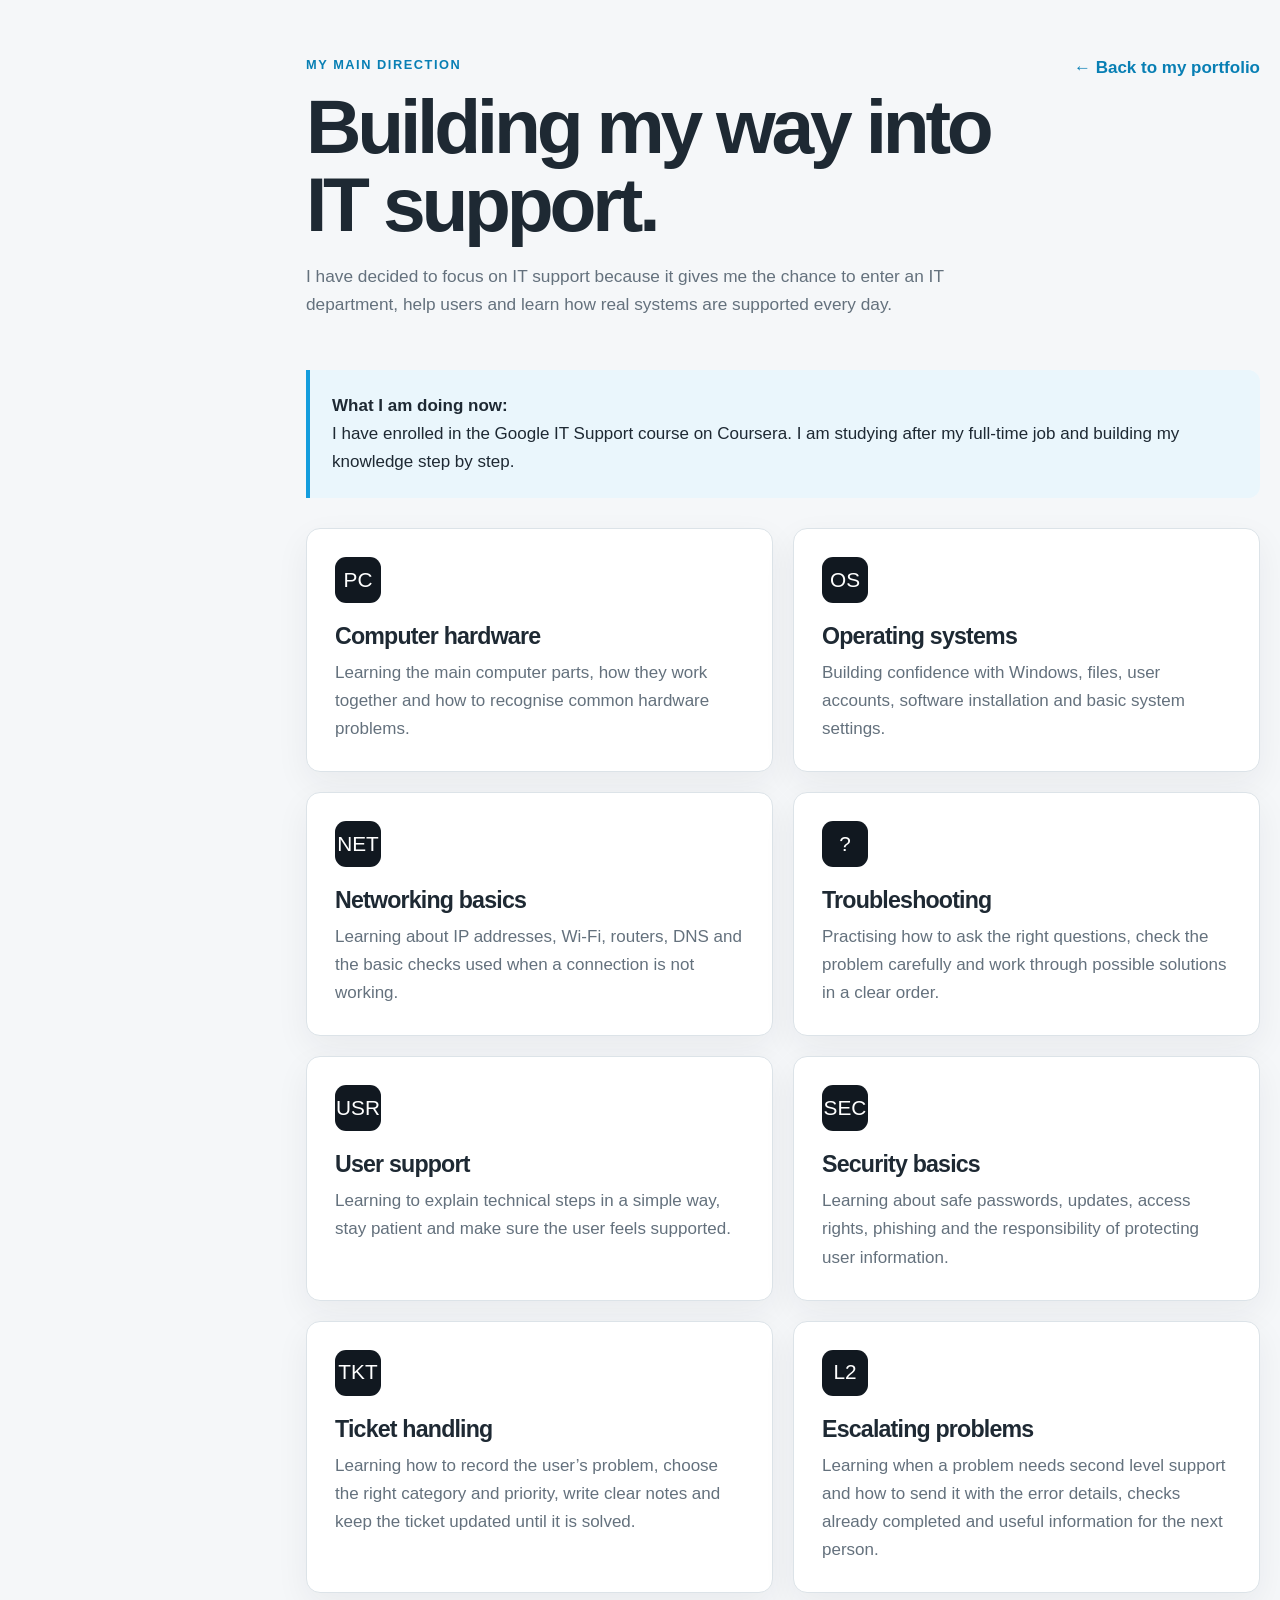
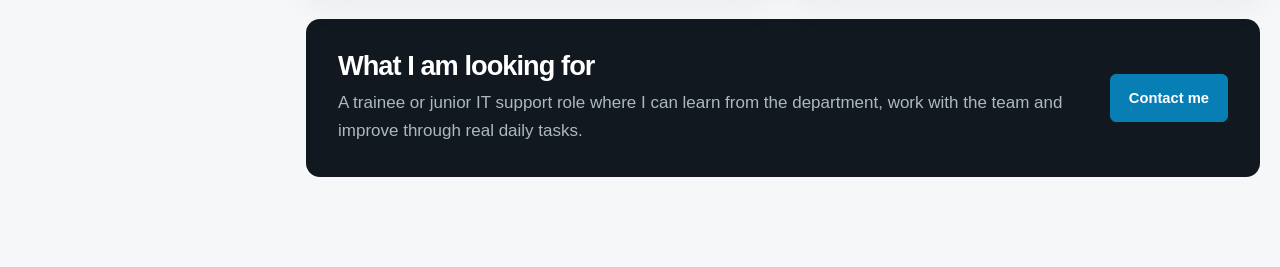
<file: it-support/index.html>
<!doctype html>
<html lang="en">
<head>
  <meta charset="utf-8">
  <meta name="viewport" content="width=device-width, initial-scale=1">
  <title>IT Support Learning Portfolio · Abdi</title>
  <meta name="description" content="Abdi's IT support learning journey through the Google IT Support course on Coursera.">
  <link rel="stylesheet" href="../styles.css">
  <style>
    .learning-page { min-height: 100vh; padding: 54px 0 90px; }
    .learning-shell { width: min(calc(100% - 40px), 1080px); margin: 0 auto; }
    .learning-header { margin-bottom: 34px; display: flex; justify-content: space-between; gap: 28px; align-items: start; }
    .learning-header h1 { max-width: 760px; margin-bottom: 18px; font-size: clamp(2.7rem, 6vw, 5rem); }
    .learning-intro { max-width: 720px; color: var(--muted); font-size: 1.08rem; }
    .back-link { color: var(--blue-dark); font-weight: 700; text-decoration: none; white-space: nowrap; }
    .course-note { margin-bottom: 30px; padding: 22px; border-left: 4px solid var(--blue); border-radius: 0 12px 12px 0; background: #eaf6fc; }
    .course-note p { margin-bottom: 0; }
    .learning-grid { display: grid; grid-template-columns: repeat(2, minmax(0,1fr)); gap: 20px; }
    .learning-card { padding: 28px; border: 1px solid var(--line); border-radius: 14px; background: #fff; box-shadow: 0 12px 34px rgba(30,41,51,.06); }
    .learning-icon { width: 46px; height: 46px; margin-bottom: 20px; display: grid; place-items: center; border-radius: 11px; color: #fff; background: var(--dark); font-size: 1.3rem; }
    .learning-card h2 { margin-bottom: 10px; font-size: 1.45rem; }
    .learning-card p { margin-bottom: 0; color: var(--muted); }
    .goal-panel { margin-top: 26px; padding: 32px; display: grid; grid-template-columns: 1fr auto; gap: 28px; align-items: center; border-radius: 14px; color: #fff; background: var(--dark); }
    .goal-panel h2 { margin-bottom: 8px; font-size: 1.7rem; }
    .goal-panel p { margin-bottom: 0; color: #aeb8c1; }
    @media (max-width: 720px) {
      .learning-header, .goal-panel { grid-template-columns: 1fr; flex-direction: column; }
      .learning-grid { grid-template-columns: 1fr; }
    }
  </style>
</head>
<body>
  <main class="learning-page">
    <div class="learning-shell">
      <header class="learning-header">
        <div>
          <p class="kicker">My main direction</p>
          <h1>Building my way into IT support.</h1>
          <p class="learning-intro">I have decided to focus on IT support because it gives me the chance to enter an IT department, help users and learn how real systems are supported every day.</p>
        </div>
        <a class="back-link" href="../index.html#projects">← Back to my portfolio</a>
      </header>

      <section class="course-note">
        <strong>What I am doing now:</strong>
        <p>I have enrolled in the Google IT Support course on Coursera. I am studying after my full-time job and building my knowledge step by step.</p>
      </section>

      <section class="learning-grid" aria-label="IT support learning areas">
        <article class="learning-card">
          <div class="learning-icon" aria-hidden="true">PC</div>
          <h2>Computer hardware</h2>
          <p>Learning the main computer parts, how they work together and how to recognise common hardware problems.</p>
        </article>
        <article class="learning-card">
          <div class="learning-icon" aria-hidden="true">OS</div>
          <h2>Operating systems</h2>
          <p>Building confidence with Windows, files, user accounts, software installation and basic system settings.</p>
        </article>
        <article class="learning-card">
          <div class="learning-icon" aria-hidden="true">NET</div>
          <h2>Networking basics</h2>
          <p>Learning about IP addresses, Wi-Fi, routers, DNS and the basic checks used when a connection is not working.</p>
        </article>
        <article class="learning-card">
          <div class="learning-icon" aria-hidden="true">?</div>
          <h2>Troubleshooting</h2>
          <p>Practising how to ask the right questions, check the problem carefully and work through possible solutions in a clear order.</p>
        </article>
        <article class="learning-card">
          <div class="learning-icon" aria-hidden="true">USR</div>
          <h2>User support</h2>
          <p>Learning to explain technical steps in a simple way, stay patient and make sure the user feels supported.</p>
        </article>
        <article class="learning-card">
          <div class="learning-icon" aria-hidden="true">SEC</div>
          <h2>Security basics</h2>
          <p>Learning about safe passwords, updates, access rights, phishing and the responsibility of protecting user information.</p>
        </article>
        <article class="learning-card">
          <div class="learning-icon" aria-hidden="true">TKT</div>
          <h2>Ticket handling</h2>
          <p>Learning how to record the user’s problem, choose the right category and priority, write clear notes and keep the ticket updated until it is solved.</p>
        </article>
        <article class="learning-card">
          <div class="learning-icon" aria-hidden="true">L2</div>
          <h2>Escalating problems</h2>
          <p>Learning when a problem needs second level support and how to send it with the error details, checks already completed and useful information for the next person.</p>
        </article>
      </section>

      <section class="goal-panel">
        <div>
          <h2>What I am looking for</h2>
          <p>A trainee or junior IT support role where I can learn from the department, work with the team and improve through real daily tasks.</p>
        </div>
        <a class="button primary" href="../index.html#contact">Contact me</a>
      </section>
    </div>
  </main>
</body>
</html>
</file>
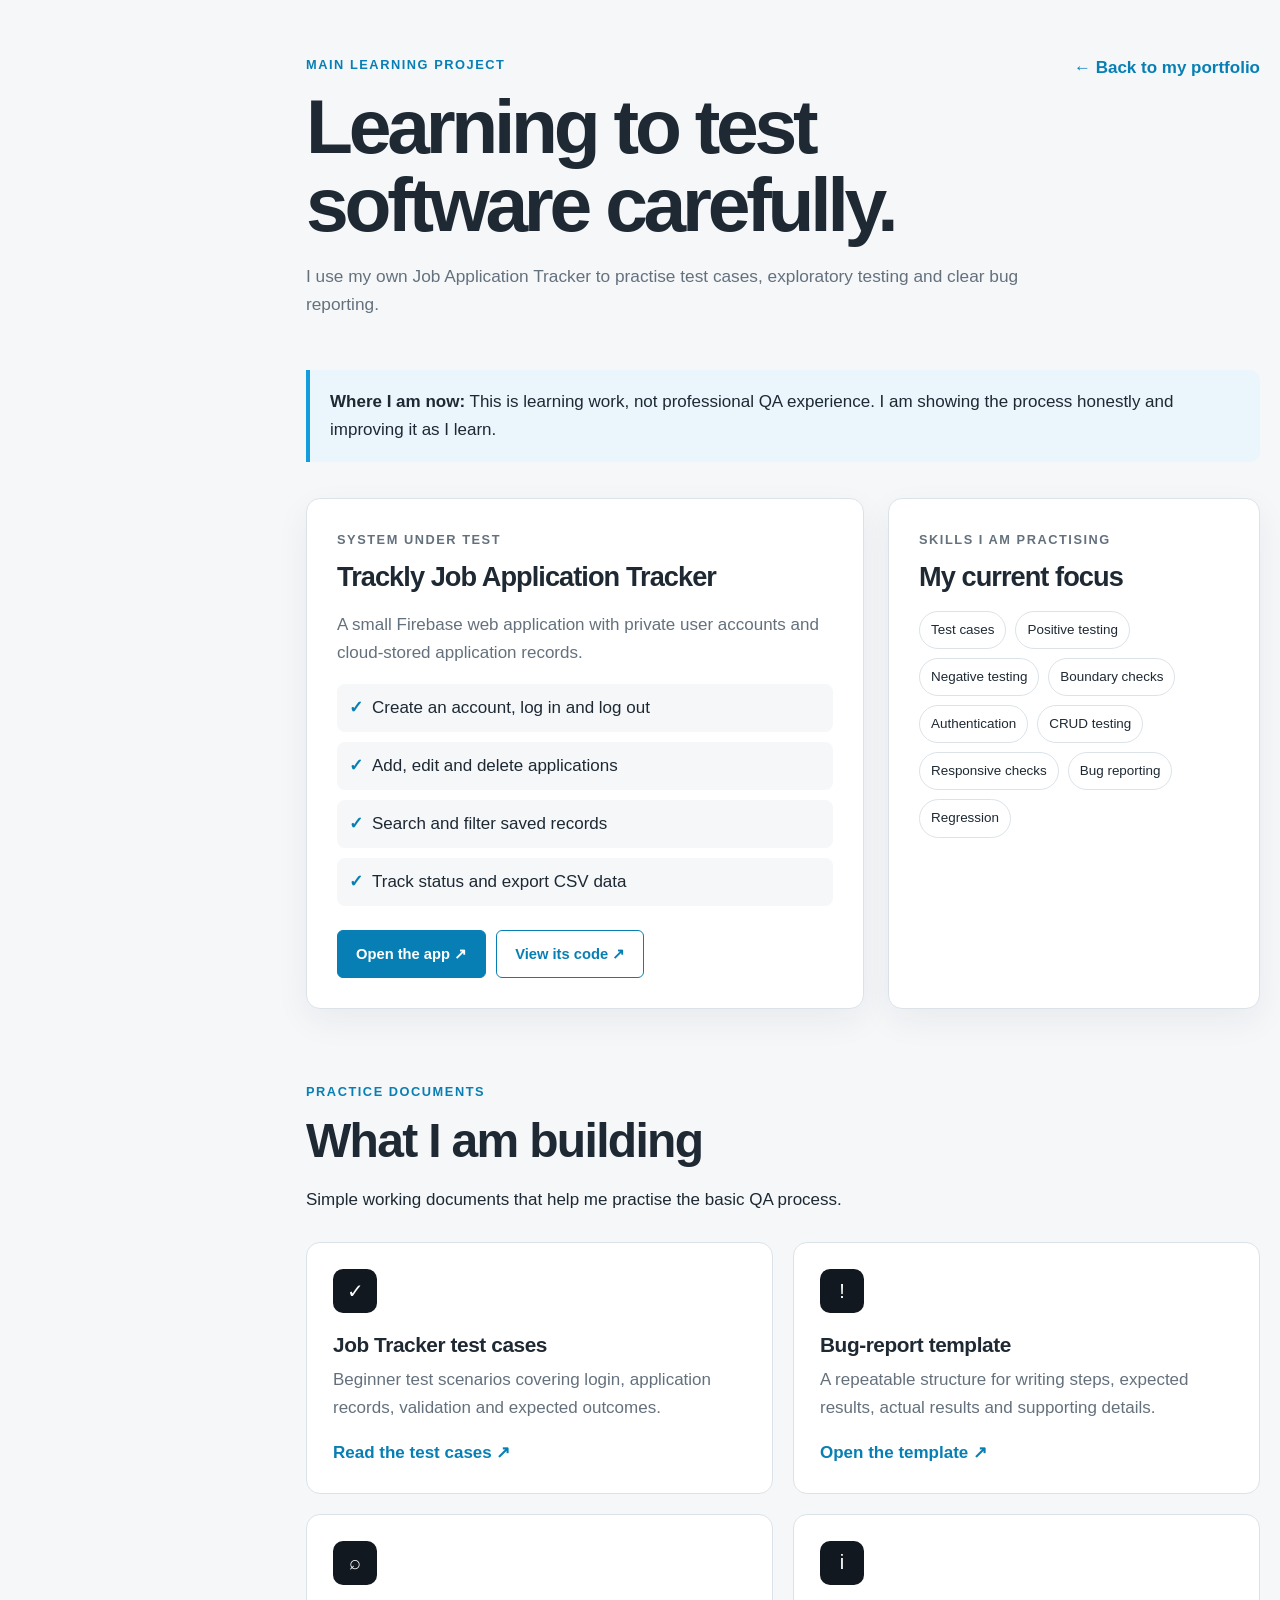
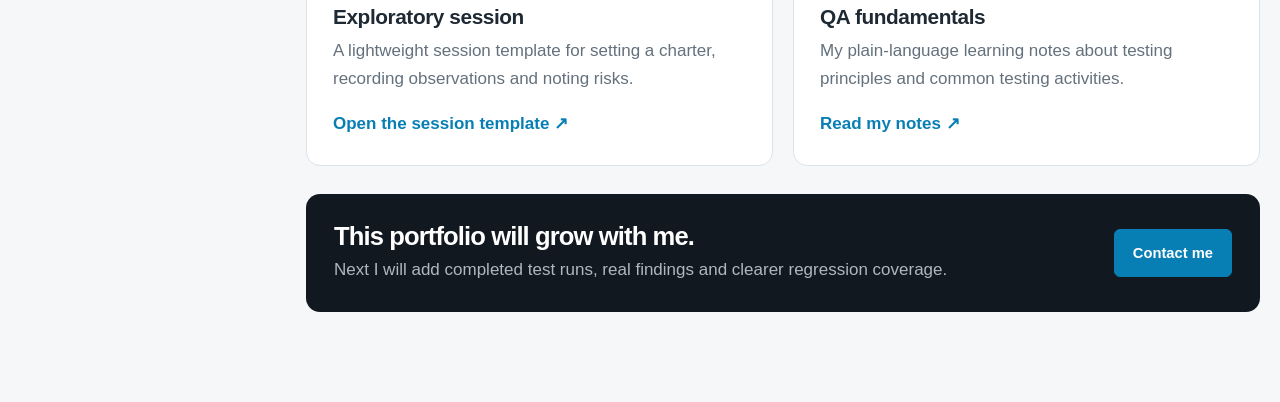
<file: qa-portfolio/index.html>
<!doctype html>
<html lang="en">
<head>
  <meta charset="utf-8">
  <meta name="viewport" content="width=device-width, initial-scale=1">
  <title>Software QA Learning Portfolio · Abdi</title>
  <meta name="description" content="Abdi's beginner software-testing practice using a Firebase Job Application Tracker.">
  <link rel="stylesheet" href="../styles.css">
  <style>
    .qa-page { min-height: 100vh; padding: 54px 0 90px; }
    .qa-shell { width: min(calc(100% - 40px), 1120px); margin: 0 auto; }
    .qa-header { margin-bottom: 34px; display: flex; justify-content: space-between; gap: 24px; align-items: start; }
    .qa-header h1 { max-width: 780px; margin-bottom: 18px; font-size: clamp(2.7rem, 6vw, 5rem); }
    .qa-intro { max-width: 720px; color: var(--muted); font-size: 1.08rem; }
    .back-link { color: var(--blue-dark); font-weight: 700; text-decoration: none; white-space: nowrap; }
    .beginner-note { margin: 0 0 36px; padding: 18px 20px; border-left: 4px solid var(--blue); border-radius: 0 10px 10px 0; background: #eaf6fc; }
    .qa-overview { margin-bottom: 28px; display: grid; grid-template-columns: 1.2fr .8fr; gap: 24px; }
    .qa-panel { padding: 30px; border: 1px solid var(--line); border-radius: 14px; background: #fff; box-shadow: 0 12px 34px rgba(30,41,51,.06); }
    .qa-panel h2 { font-size: 1.7rem; }
    .qa-panel > p { color: var(--muted); }
    .function-list, .skill-grid { margin: 0; padding: 0; list-style: none; }
    .function-list { display: grid; gap: 10px; }
    .function-list li { padding: 10px 12px; border-radius: 8px; background: var(--background); }
    .function-list li::before { margin-right: 9px; color: var(--blue-dark); content: '✓'; font-weight: 800; }
    .skill-grid { display: flex; flex-wrap: wrap; gap: 9px; }
    .skill-grid li { padding: 7px 11px; border: 1px solid var(--line); border-radius: 999px; font-size: .84rem; }
    .qa-actions { margin-top: 24px; display: flex; flex-wrap: wrap; gap: 10px; }
    .work-title { margin: 72px 0 28px; }
    .document-grid { display: grid; grid-template-columns: repeat(2, minmax(0,1fr)); gap: 20px; }
    .document-card { padding: 26px; border: 1px solid var(--line); border-radius: 14px; background: #fff; transition: transform .2s ease, box-shadow .2s ease; }
    .document-card:hover { transform: translateY(-3px); box-shadow: 0 16px 36px rgba(30,41,51,.09); }
    .document-icon { width: 44px; height: 44px; margin-bottom: 20px; display: grid; place-items: center; border-radius: 10px; color: #fff; background: var(--dark); font-size: 1.25rem; }
    .document-card h3 { margin-bottom: 8px; font-size: 1.3rem; }
    .document-card p { color: var(--muted); }
    .document-card a { color: var(--blue-dark); font-weight: 700; text-decoration: none; }
    .next-step { margin-top: 28px; padding: 28px; display: flex; justify-content: space-between; gap: 28px; align-items: center; border-radius: 14px; color: #fff; background: var(--dark); }
    .next-step h2 { margin-bottom: 6px; font-size: 1.6rem; }
    .next-step p { margin-bottom: 0; color: #aeb8c1; }
    .next-step .button { flex: none; }
    @media (max-width: 760px) {
      .qa-header, .next-step { flex-direction: column; }
      .qa-overview, .document-grid { grid-template-columns: 1fr; }
    }
  </style>
</head>
<body>
  <main class="qa-page">
    <div class="qa-shell">
      <header class="qa-header">
        <div>
          <p class="kicker">Main learning project</p>
          <h1>Learning to test software carefully.</h1>
          <p class="qa-intro">I use my own Job Application Tracker to practise test cases, exploratory testing and clear bug reporting.</p>
        </div>
        <a class="back-link" href="../index.html#projects">← Back to my portfolio</a>
      </header>

      <p class="beginner-note"><strong>Where I am now:</strong> This is learning work, not professional QA experience. I am showing the process honestly and improving it as I learn.</p>

      <section class="qa-overview">
        <article class="qa-panel">
          <p class="kicker">System under test</p>
          <h2>Trackly Job Application Tracker</h2>
          <p>A small Firebase web application with private user accounts and cloud-stored application records.</p>
          <ul class="function-list">
            <li>Create an account, log in and log out</li>
            <li>Add, edit and delete applications</li>
            <li>Search and filter saved records</li>
            <li>Track status and export CSV data</li>
          </ul>
          <div class="qa-actions">
            <a class="button primary" href="https://abditechh.github.io/job-application-tracker/" target="_blank" rel="noreferrer">Open the app ↗</a>
            <a class="button quiet" href="https://github.com/abditechh/job-application-tracker" target="_blank" rel="noreferrer">View its code ↗</a>
          </div>
        </article>

        <article class="qa-panel">
          <p class="kicker">Skills I am practising</p>
          <h2>My current focus</h2>
          <ul class="skill-grid">
            <li>Test cases</li><li>Positive testing</li><li>Negative testing</li>
            <li>Boundary checks</li><li>Authentication</li><li>CRUD testing</li>
            <li>Responsive checks</li><li>Bug reporting</li><li>Regression</li>
          </ul>
        </article>
      </section>

      <div class="work-title">
        <p class="kicker">Practice documents</p>
        <h2>What I am building</h2>
        <p>Simple working documents that help me practise the basic QA process.</p>
      </div>

      <section class="document-grid" aria-label="QA practice documents">
        <article class="document-card">
          <div class="document-icon" aria-hidden="true">✓</div>
          <h3>Job Tracker test cases</h3>
          <p>Beginner test scenarios covering login, application records, validation and expected outcomes.</p>
          <a href="https://github.com/abditechh/career-change-portfolio/blob/main/qa-portfolio/test-cases/job-tracker-test-cases.md" target="_blank" rel="noreferrer">Read the test cases ↗</a>
        </article>
        <article class="document-card">
          <div class="document-icon" aria-hidden="true">!</div>
          <h3>Bug-report template</h3>
          <p>A repeatable structure for writing steps, expected results, actual results and supporting details.</p>
          <a href="https://github.com/abditechh/career-change-portfolio/blob/main/qa-portfolio/bug-reports/bug-report-template.md" target="_blank" rel="noreferrer">Open the template ↗</a>
        </article>
        <article class="document-card">
          <div class="document-icon" aria-hidden="true">⌕</div>
          <h3>Exploratory session</h3>
          <p>A lightweight session template for setting a charter, recording observations and noting risks.</p>
          <a href="https://github.com/abditechh/career-change-portfolio/blob/main/qa-portfolio/exploratory-testing/session-template.md" target="_blank" rel="noreferrer">Open the session template ↗</a>
        </article>
        <article class="document-card">
          <div class="document-icon" aria-hidden="true">i</div>
          <h3>QA fundamentals</h3>
          <p>My plain-language learning notes about testing principles and common testing activities.</p>
          <a href="https://github.com/abditechh/career-change-portfolio/blob/main/qa-portfolio/learning-notes/qa-fundamentals.md" target="_blank" rel="noreferrer">Read my notes ↗</a>
        </article>
      </section>

      <section class="next-step">
        <div>
          <h2>This portfolio will grow with me.</h2>
          <p>Next I will add completed test runs, real findings and clearer regression coverage.</p>
        </div>
        <a class="button primary" href="../index.html#contact">Contact me</a>
      </section>
    </div>
  </main>
</body>
</html>
</file>
<file: styles.css>
:root {
  --dark: #111820;
  --dark-soft: #1b2631;
  --paper: #ffffff;
  --background: #f5f7f9;
  --ink: #1e2933;
  --muted: #64717d;
  --blue: #149ddd;
  --blue-dark: #087fb4;
  --line: #dce3e8;
  --sidebar: 286px;
}

* { box-sizing: border-box; }
html { scroll-behavior: smooth; }

body {
  margin: 0;
  color: var(--ink);
  background: var(--background);
  font-family: Arial, Helvetica, sans-serif;
  font-size: 17px;
  line-height: 1.65;
}

a { color: inherit; }

.sidebar {
  position: fixed;
  inset: 0 auto 0 0;
  z-index: 10;
  width: var(--sidebar);
  padding: 42px 32px 30px;
  display: flex;
  flex-direction: column;
  align-items: center;
  color: #fff;
  background: var(--dark);
}

.profile-photo {
  width: 116px;
  height: 116px;
  border: 7px solid #2b3742;
  border-radius: 50%;
  object-fit: cover;
}

.logo {
  margin-top: 18px;
  font-size: 1.7rem;
  font-weight: 800;
  text-decoration: none;
}

.sidebar-role {
  margin: 2px 0 38px;
  color: #aeb8c1;
  font-size: 0.85rem;
}

nav {
  width: 100%;
  display: grid;
  gap: 6px;
}

nav a {
  padding: 10px 13px;
  border-radius: 7px;
  color: #aeb8c1;
  font-size: 0.95rem;
  text-decoration: none;
}

nav a:hover,
nav a:focus-visible {
  color: #fff;
  background: var(--dark-soft);
}

.linkedin {
  margin-top: auto;
  color: #aeb8c1;
  font-size: 0.85rem;
  text-decoration: none;
}

main { margin-left: var(--sidebar); }

.hero,
.section,
footer {
  width: min(calc(100% - 80px), 1040px);
  margin: 0 auto;
}

.hero {
  min-height: 100vh;
  padding: 100px 0;
  display: grid;
  grid-template-columns: minmax(0, 1.45fr) minmax(260px, 0.75fr);
  gap: 66px;
  align-items: center;
}

.kicker {
  margin: 0 0 12px;
  color: var(--blue-dark);
  font-size: 0.8rem;
  font-weight: 800;
  letter-spacing: 0.12em;
  text-transform: uppercase;
}

h1, h2, h3, p { margin-top: 0; }

h1 {
  max-width: 720px;
  margin-bottom: 25px;
  font-size: clamp(2.8rem, 6vw, 5.4rem);
  line-height: 1.02;
  letter-spacing: -0.055em;
}

h2 {
  margin-bottom: 18px;
  font-size: clamp(2rem, 4vw, 3rem);
  line-height: 1.12;
  letter-spacing: -0.035em;
}

h3 {
  margin-bottom: 14px;
  font-size: 1.75rem;
  line-height: 1.18;
  letter-spacing: -0.02em;
}

.hero-text {
  max-width: 660px;
  margin-bottom: 30px;
  color: var(--muted);
  font-size: 1.13rem;
}

.buttons { display: flex; flex-wrap: wrap; gap: 12px; }

.button {
  display: inline-block;
  padding: 11px 18px;
  border: 1px solid var(--blue-dark);
  border-radius: 6px;
  font-size: 0.92rem;
  font-weight: 700;
  text-decoration: none;
}

.button.primary { color: #fff; background: var(--blue-dark); }
.button.quiet { color: var(--blue-dark); background: transparent; }

.hero-card {
  padding: 28px;
  border-radius: 14px;
  color: #fff;
  background: var(--dark);
  box-shadow: 0 26px 70px rgba(17, 24, 32, 0.18);
}

.hero-card .small-label {
  color: var(--blue);
  font-size: 0.72rem;
  font-weight: 800;
  letter-spacing: 0.09em;
  text-transform: uppercase;
}

.hero-card strong,
.hero-card span { display: block; }
.hero-card strong { margin-bottom: 2px; font-size: 0.95rem; }
.hero-card span { color: #aeb8c1; font-size: 0.84rem; }
.hero-card hr { margin: 18px 0; border: 0; border-top: 1px solid #34414d; }

.section {
  padding: 92px 0;
  border-top: 1px solid var(--line);
}

.section-title { max-width: 680px; margin-bottom: 46px; }
.section-title > p:last-child { color: var(--muted); }

.about-copy {
  display: grid;
  grid-template-columns: repeat(2, minmax(0, 1fr));
  gap: 44px;
  color: var(--muted);
}

.strengths { margin-top: 28px; display: flex; flex-wrap: wrap; gap: 9px; }
.strengths span {
  padding: 6px 11px;
  border: 1px solid var(--line);
  border-radius: 999px;
  background: #fff;
  font-size: 0.83rem;
}

.personal-note {
  margin-top: 38px;
  padding: 30px;
  display: grid;
  grid-template-columns: minmax(210px, 0.8fr) minmax(0, 1.2fr);
  gap: 38px;
  border: 1px solid var(--line);
  border-radius: 14px;
  background: #fff;
}
.personal-note h3 { margin-bottom: 0; }
.personal-note > div:last-child > p { color: var(--muted); }

.project-card {
  margin-bottom: 30px;
  display: grid;
  grid-template-columns: minmax(280px, 0.95fr) minmax(0, 1.05fr);
  min-height: 350px;
  overflow: hidden;
  border: 1px solid var(--line);
  border-radius: 15px;
  background: #fff;
  box-shadow: 0 12px 35px rgba(30, 41, 51, 0.06);
}

.project-card.reverse .project-visual { order: 2; }
.project-card.reverse .project-copy { order: 1; }

.project-visual {
  width: 100%;
  height: 100%;
  min-height: 350px;
  object-fit: cover;
}

.project-copy {
  padding: 48px;
  display: flex;
  flex-direction: column;
  justify-content: center;
}

.project-number {
  margin-bottom: 14px;
  color: var(--blue-dark);
  font-size: 0.75rem;
  font-weight: 800;
  letter-spacing: 0.06em;
  text-transform: uppercase;
}

.project-copy > p:not(.project-number) { color: var(--muted); }
.project-links { display: flex; flex-wrap: wrap; gap: 8px 22px; }
.project-copy a {
  margin-top: 9px;
  color: var(--blue-dark);
  font-size: 0.9rem;
  font-weight: 700;
  text-decoration: none;
}

.checklist {
  padding: 46px;
  display: flex;
  flex-direction: column;
  justify-content: center;
  color: #dbe5ed;
  background: var(--dark);
}

.check-top { margin-bottom: 27px; display: flex; gap: 7px; }
.check-top span { width: 9px; height: 9px; border-radius: 50%; background: #45535f; }
.checklist p {
  margin-bottom: 10px;
  padding: 10px 0;
  border-bottom: 1px solid #34414d;
  font-size: 0.95rem;
}
.checklist b { margin-right: 9px; color: var(--blue); }

.contact { max-width: 760px; text-align: center; }
.contact > p:not(.kicker) { margin-bottom: 28px; color: var(--muted); }

footer {
  padding: 32px 0 46px;
  border-top: 1px solid var(--line);
  color: var(--muted);
  font-size: 0.82rem;
  text-align: center;
}
footer p { margin-bottom: 2px; }

@media (max-width: 900px) {
  .sidebar {
    position: static;
    width: 100%;
    padding: 22px;
    flex-direction: row;
    justify-content: space-between;
    gap: 16px;
  }
  .profile-photo { width: 52px; height: 52px; border-width: 3px; }
  .logo { margin: 0 auto 0 0; font-size: 1.3rem; }
  .sidebar-role, .linkedin { display: none; }
  nav { width: auto; display: flex; }
  nav a { padding: 7px; font-size: 0.8rem; }
  main { margin-left: 0; }
}

@media (max-width: 680px) {
  .personal-note { grid-template-columns: 1fr; gap: 18px; padding: 24px; }
}

@media (max-width: 700px) {
  body { font-size: 16px; }
  .hero, .section, footer { width: min(calc(100% - 36px), 1040px); }
  .hero { min-height: auto; padding: 70px 0; grid-template-columns: 1fr; gap: 35px; }
  .section { padding: 68px 0; }
  .about-copy, .project-card { grid-template-columns: 1fr; gap: 0; }
  .about-copy { gap: 8px; }
  .project-card.reverse .project-visual, .project-card.reverse .project-copy { order: initial; }
  .project-visual { min-height: 230px; max-height: 280px; }
  .project-copy { padding: 30px; }
  .checklist { min-height: 270px; padding: 30px; }
  .sidebar nav a:nth-child(2), .sidebar nav a:nth-child(4) { display: none; }
}

@media (prefers-reduced-motion: reduce) {
  html { scroll-behavior: auto; }
}
</file>
